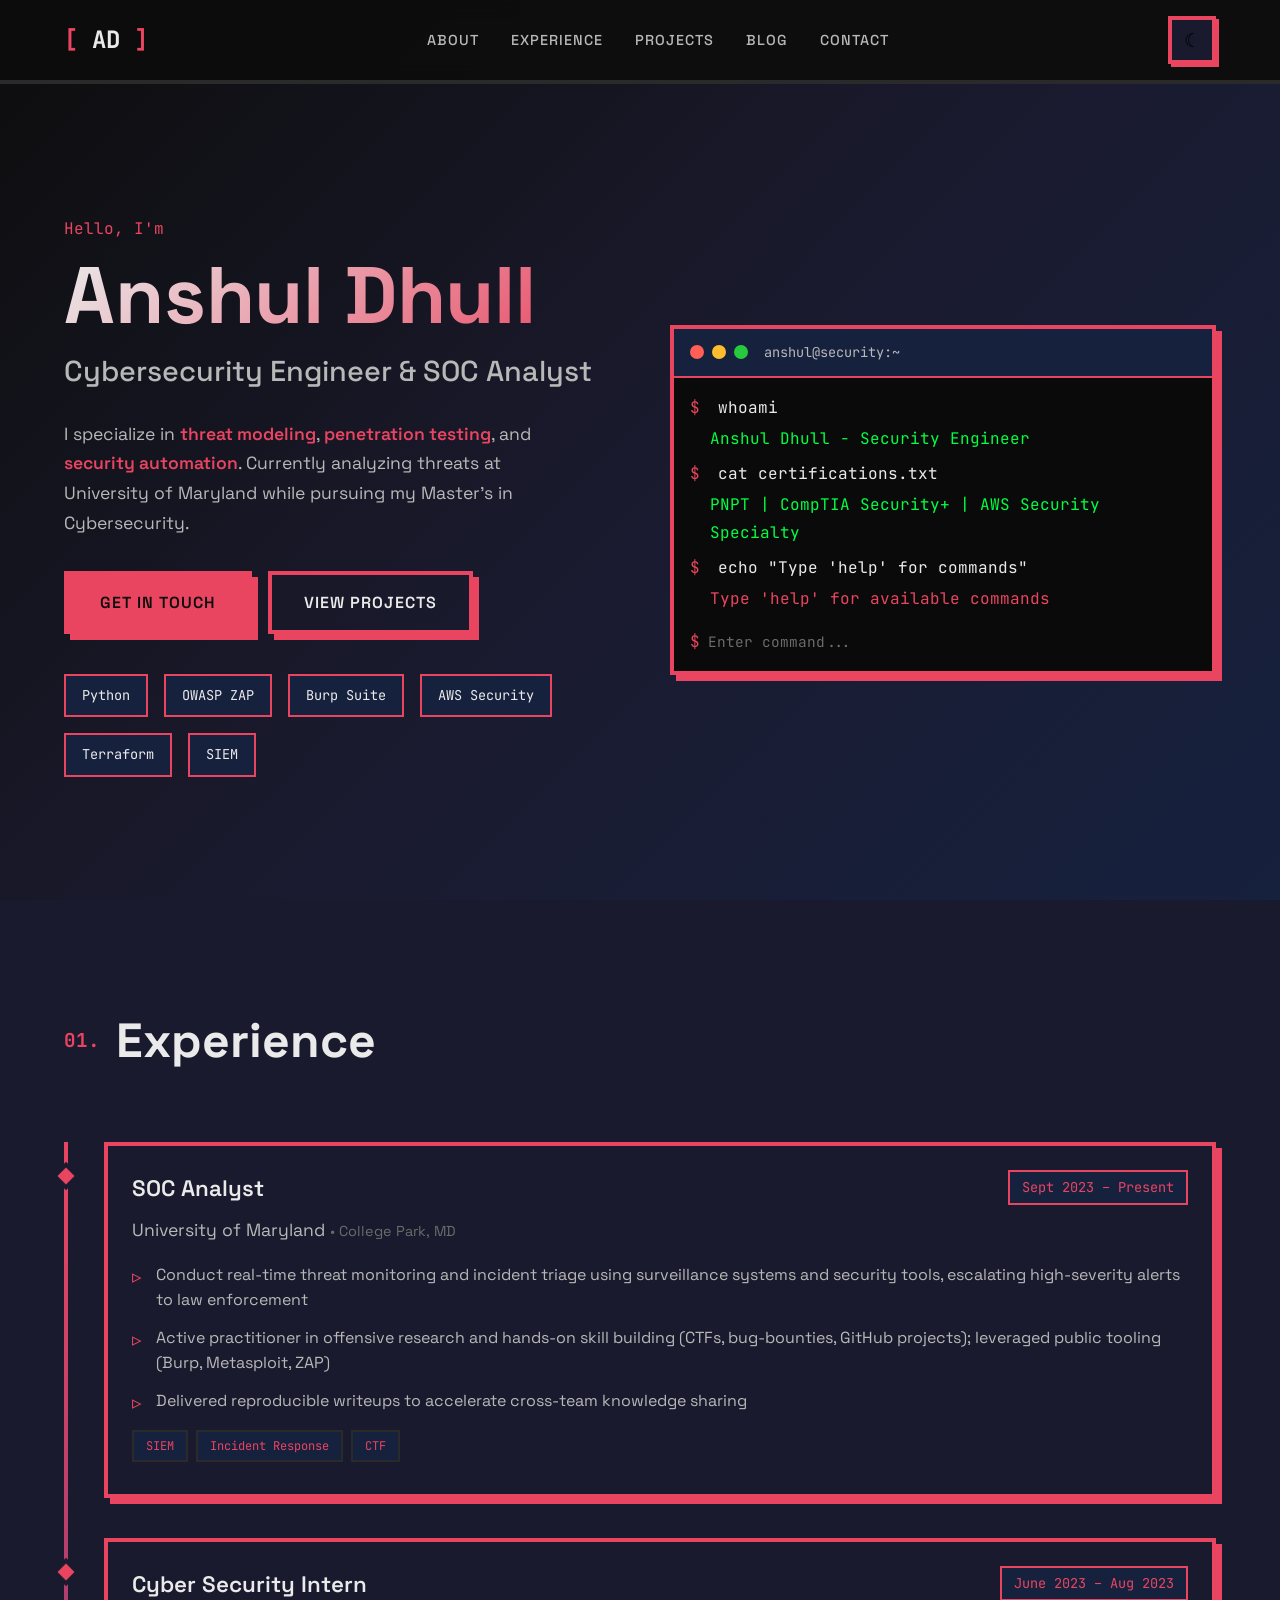
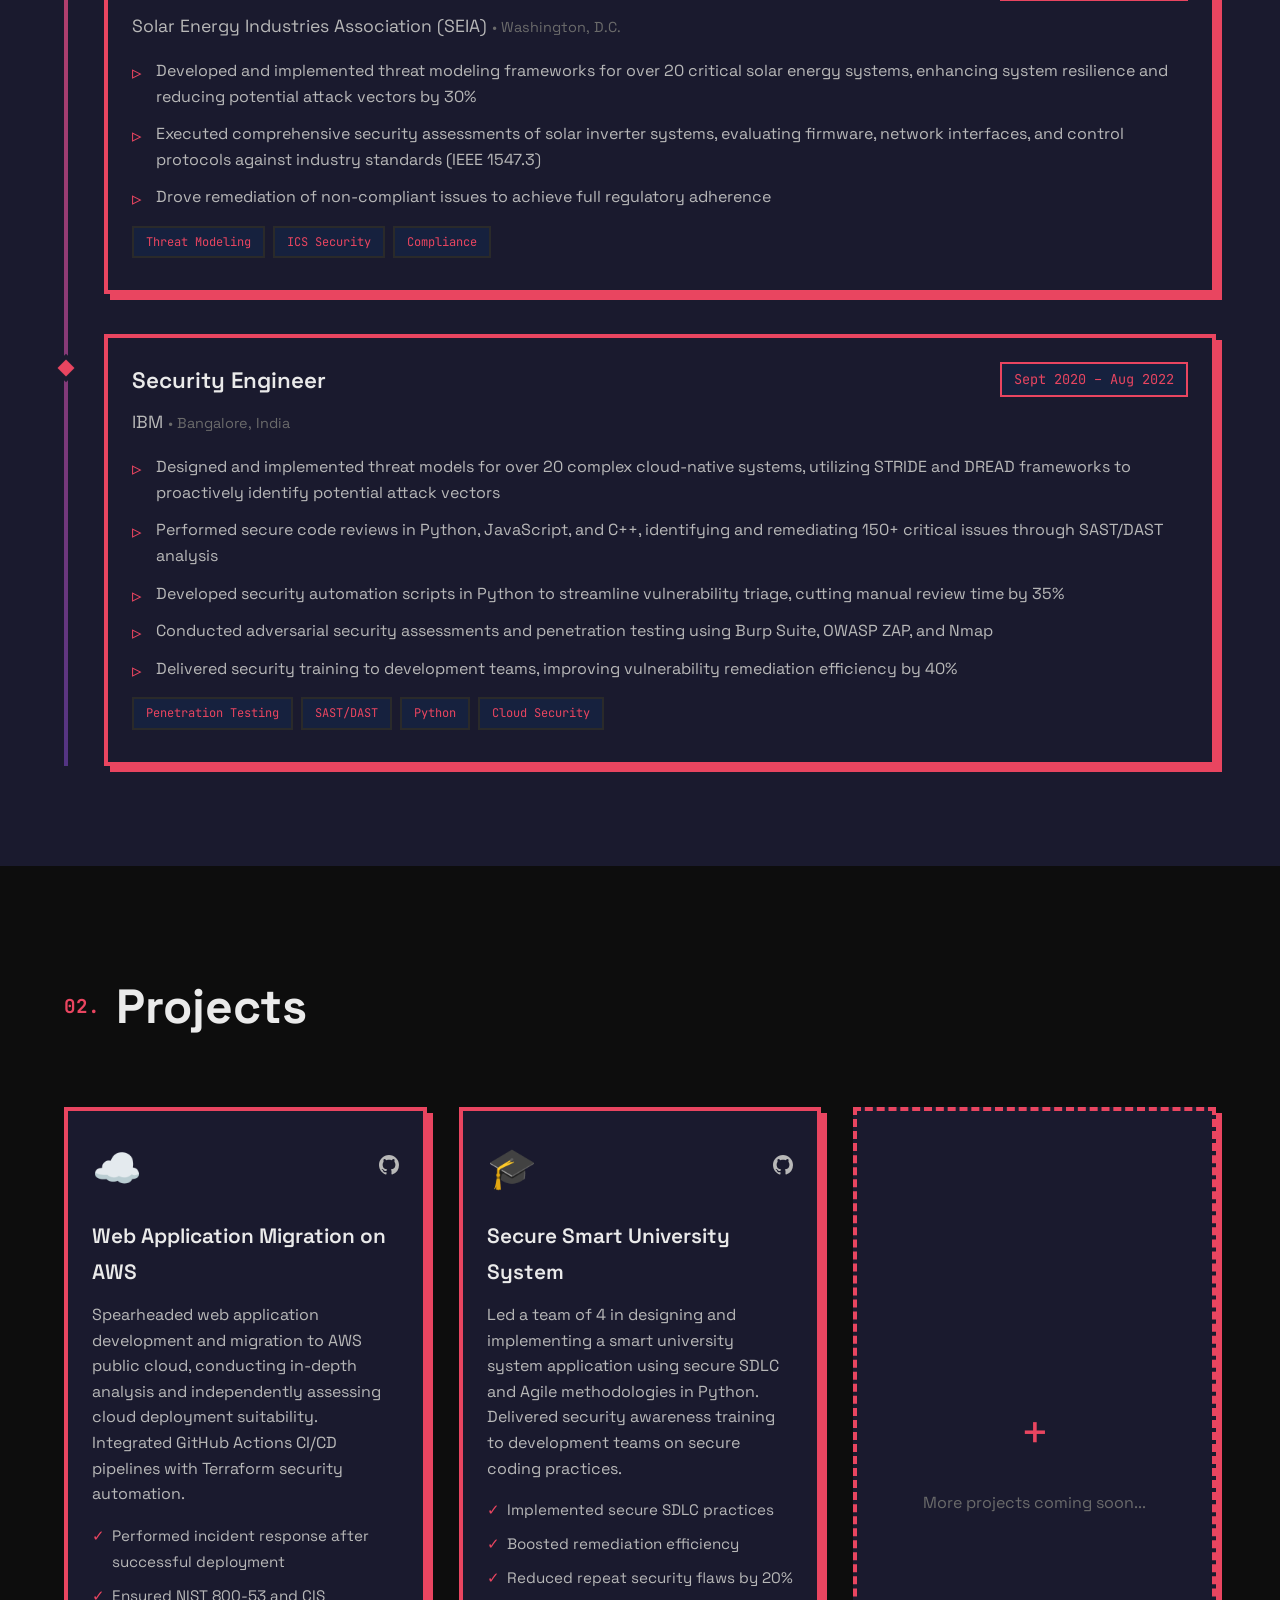
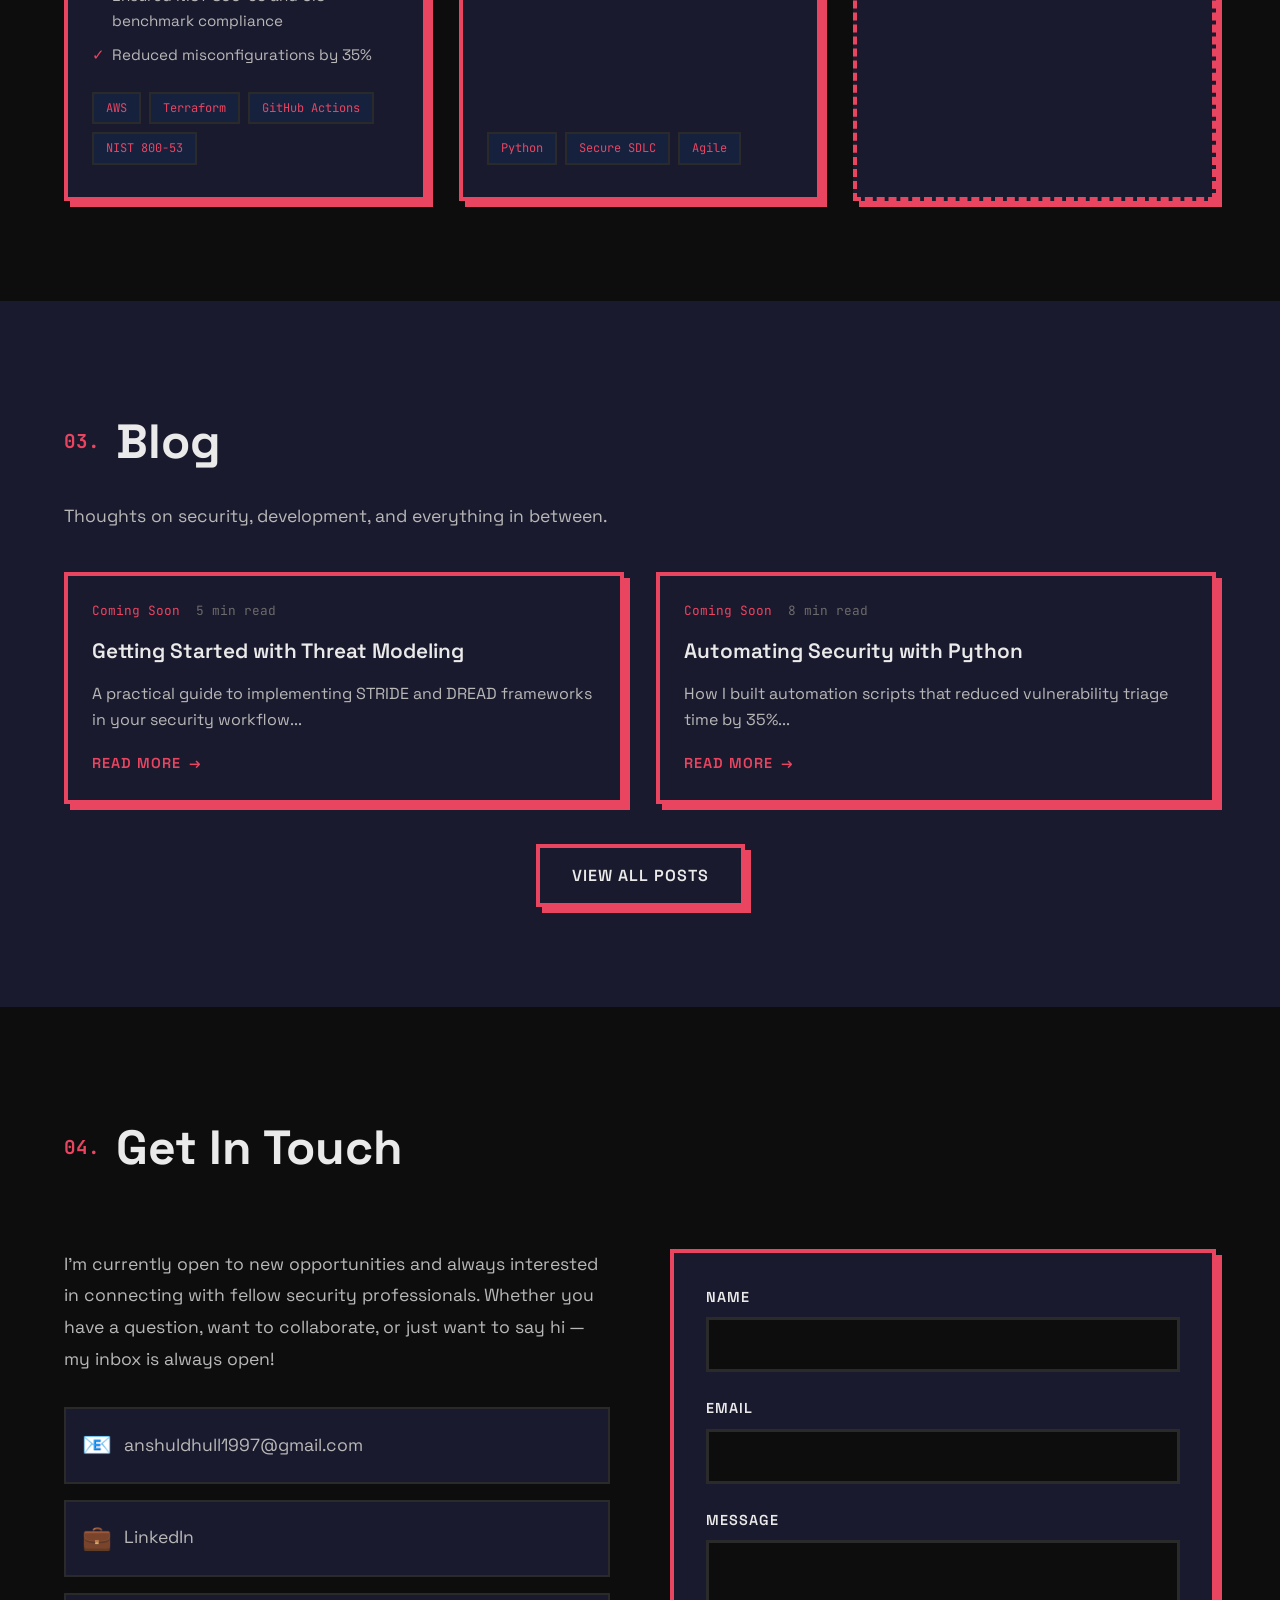
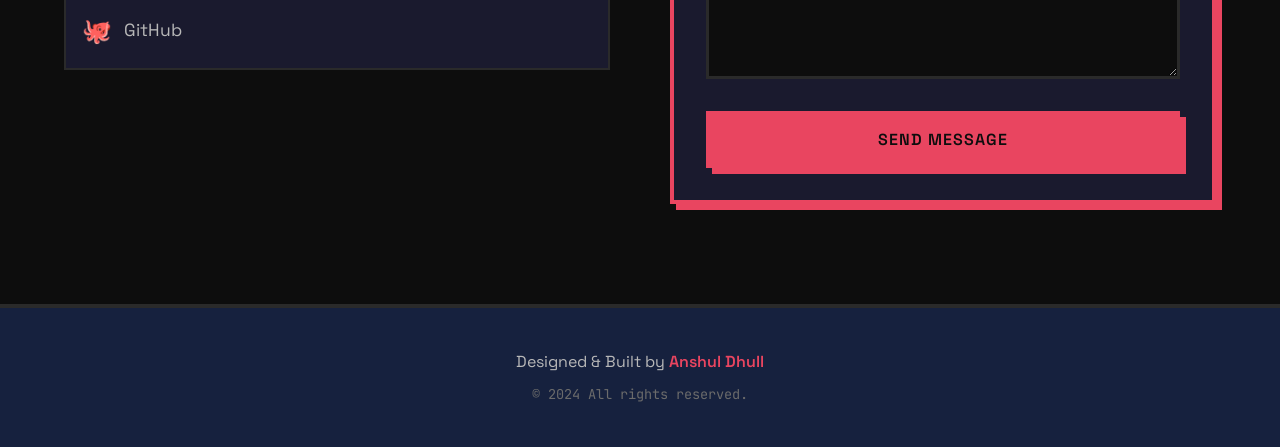
<file: index.html>
<!DOCTYPE html>
<html lang="en" data-theme="dark">

<head>
    <meta charset="UTF-8">
    <meta name="viewport" content="width=device-width, initial-scale=1.0">
    <meta name="description"
        content="Anshul Dhull - Cybersecurity Engineer & SOC Analyst. Expert in threat modeling, penetration testing, and cloud security.">
    <meta name="keywords" content="cybersecurity, security engineer, SOC analyst, penetration testing, cloud security">
    <meta name="author" content="Anshul Dhull">

    <!-- Open Graph / Social Media -->
    <meta property="og:title" content="Anshul Dhull | Cybersecurity Engineer">
    <meta property="og:description"
        content="Cybersecurity professional specializing in threat modeling, penetration testing, and security automation.">
    <meta property="og:type" content="website">

    <title>Anshul Dhull | Cybersecurity Engineer</title>

    <!-- Fonts: Space Grotesk for headings, JetBrains Mono for code/terminal -->
    <link rel="preconnect" href="https://fonts.googleapis.com">
    <link rel="preconnect" href="https://fonts.gstatic.com" crossorigin>
    <link
        href="https://fonts.googleapis.com/css2?family=JetBrains+Mono:wght@400;500;700&family=Space+Grotesk:wght@400;500;600;700&display=swap"
        rel="stylesheet">

    <link rel="stylesheet" href="styles.css">
</head>

<body>
    <!-- ==================== NAVIGATION ==================== -->
    <nav class="nav" id="navbar">
        <div class="nav__container">
            <a href="#" class="nav__logo">
                <span class="nav__logo-bracket">[</span>
                AD
                <span class="nav__logo-bracket">]</span>
            </a>

            <ul class="nav__menu" id="nav-menu">
                <li><a href="#about" class="nav__link">About</a></li>
                <li><a href="#experience" class="nav__link">Experience</a></li>
                <li><a href="#projects" class="nav__link">Projects</a></li>
                <li><a href="#blog" class="nav__link">Blog</a></li>
                <li><a href="#contact" class="nav__link">Contact</a></li>
            </ul>

            <div class="nav__actions">
                <!-- Theme Toggle Button -->
                <button class="theme-toggle" id="theme-toggle" aria-label="Toggle dark/light mode">
                    <span class="theme-toggle__icon theme-toggle__icon--sun">☀</span>
                    <span class="theme-toggle__icon theme-toggle__icon--moon">☾</span>
                </button>

                <!-- Mobile Menu Button -->
                <button class="nav__hamburger" id="nav-toggle" aria-label="Toggle menu">
                    <span></span>
                    <span></span>
                    <span></span>
                </button>
            </div>
        </div>
    </nav>

    <!-- ==================== HERO / ABOUT SECTION ==================== -->
    <section class="hero" id="about">
        <div class="container">
            <div class="hero__content">
                <div class="hero__text">
                    <p class="hero__greeting">Hello, I'm</p>
                    <h1 class="hero__name">Anshul Dhull</h1>
                    <h2 class="hero__title">Cybersecurity Engineer & SOC Analyst</h2>
                    <p class="hero__description">
                        I specialize in <span class="highlight">threat modeling</span>,
                        <span class="highlight">penetration testing</span>, and
                        <span class="highlight">security automation</span>. Currently analyzing
                        threats at University of Maryland while pursuing my Master's in Cybersecurity.
                    </p>

                    <div class="hero__cta">
                        <a href="#contact" class="btn btn--primary">Get In Touch</a>
                        <a href="#projects" class="btn btn--secondary">View Projects</a>
                    </div>

                    <!-- Skills Tags -->
                    <div class="hero__skills">
                        <span class="skill-tag">Python</span>
                        <span class="skill-tag">OWASP ZAP</span>
                        <span class="skill-tag">Burp Suite</span>
                        <span class="skill-tag">AWS Security</span>
                        <span class="skill-tag">Terraform</span>
                        <span class="skill-tag">SIEM</span>
                    </div>
                </div>

                <!-- Interactive Terminal -->
                <div class="terminal" id="terminal">
                    <div class="terminal__header">
                        <div class="terminal__buttons">
                            <span class="terminal__btn terminal__btn--close"></span>
                            <span class="terminal__btn terminal__btn--minimize"></span>
                            <span class="terminal__btn terminal__btn--maximize"></span>
                        </div>
                        <span class="terminal__title">anshul@security:~</span>
                    </div>
                    <div class="terminal__body" id="terminal-body">
                        <div class="terminal__output" id="terminal-output">
                            <p class="terminal__line"><span class="terminal__prompt">$</span> whoami</p>
                            <p class="terminal__response">Anshul Dhull - Security Engineer</p>
                            <p class="terminal__line"><span class="terminal__prompt">$</span> cat certifications.txt</p>
                            <p class="terminal__response">PNPT | CompTIA Security+ | AWS Security Specialty</p>
                            <p class="terminal__line"><span class="terminal__prompt">$</span> echo "Type 'help' for
                                commands"</p>
                            <p class="terminal__response terminal__response--highlight">Type 'help' for available
                                commands</p>
                        </div>
                        <div class="terminal__input-line">
                            <span class="terminal__prompt">$</span>
                            <input type="text" class="terminal__input" id="terminal-input"
                                placeholder="Enter command..." autocomplete="off">
                        </div>
                    </div>
                </div>
            </div>
        </div>
    </section>

    <!-- ==================== EXPERIENCE SECTION ==================== -->
    <section class="section experience" id="experience">
        <div class="container">
            <h2 class="section__title">
                <span class="section__title-number">01.</span>
                Experience
            </h2>

            <div class="timeline">
                <!-- Experience Item 1: University of Maryland -->
                <article class="timeline__item">
                    <div class="timeline__marker"></div>
                    <div class="timeline__content card">
                        <div class="timeline__header">
                            <h3 class="timeline__role">SOC Analyst</h3>
                            <span class="timeline__date">Sept 2023 – Present</span>
                        </div>
                        <p class="timeline__company">University of Maryland <span class="timeline__location">• College
                                Park, MD</span></p>
                        <ul class="timeline__details">
                            <li>Conduct real-time threat monitoring and incident triage using surveillance systems and
                                security tools, escalating high-severity alerts to law enforcement</li>
                            <li>Active practitioner in offensive research and hands-on skill building (CTFs,
                                bug-bounties, GitHub projects); leveraged public tooling (Burp, Metasploit, ZAP)</li>
                            <li>Delivered reproducible writeups to accelerate cross-team knowledge sharing</li>
                        </ul>
                        <div class="timeline__tags">
                            <span class="tag">SIEM</span>
                            <span class="tag">Incident Response</span>
                            <span class="tag">CTF</span>
                        </div>
                    </div>
                </article>

                <!-- Experience Item 2: SEIA -->
                <article class="timeline__item">
                    <div class="timeline__marker"></div>
                    <div class="timeline__content card">
                        <div class="timeline__header">
                            <h3 class="timeline__role">Cyber Security Intern</h3>
                            <span class="timeline__date">June 2023 – Aug 2023</span>
                        </div>
                        <p class="timeline__company">Solar Energy Industries Association (SEIA) <span
                                class="timeline__location">• Washington, D.C.</span></p>
                        <ul class="timeline__details">
                            <li>Developed and implemented threat modeling frameworks for over 20 critical solar energy
                                systems, enhancing system resilience and reducing potential attack vectors by 30%</li>
                            <li>Executed comprehensive security assessments of solar inverter systems, evaluating
                                firmware, network interfaces, and control protocols against industry standards (IEEE
                                1547.3)</li>
                            <li>Drove remediation of non-compliant issues to achieve full regulatory adherence</li>
                        </ul>
                        <div class="timeline__tags">
                            <span class="tag">Threat Modeling</span>
                            <span class="tag">ICS Security</span>
                            <span class="tag">Compliance</span>
                        </div>
                    </div>
                </article>

                <!-- Experience Item 3: IBM -->
                <article class="timeline__item">
                    <div class="timeline__marker"></div>
                    <div class="timeline__content card">
                        <div class="timeline__header">
                            <h3 class="timeline__role">Security Engineer</h3>
                            <span class="timeline__date">Sept 2020 – Aug 2022</span>
                        </div>
                        <p class="timeline__company">IBM <span class="timeline__location">• Bangalore, India</span></p>
                        <ul class="timeline__details">
                            <li>Designed and implemented threat models for over 20 complex cloud-native systems,
                                utilizing STRIDE and DREAD frameworks to proactively identify potential attack vectors
                            </li>
                            <li>Performed secure code reviews in Python, JavaScript, and C++, identifying and
                                remediating 150+ critical issues through SAST/DAST analysis</li>
                            <li>Developed security automation scripts in Python to streamline vulnerability triage,
                                cutting manual review time by 35%</li>
                            <li>Conducted adversarial security assessments and penetration testing using Burp Suite,
                                OWASP ZAP, and Nmap</li>
                            <li>Delivered security training to development teams, improving vulnerability remediation
                                efficiency by 40%</li>
                        </ul>
                        <div class="timeline__tags">
                            <span class="tag">Penetration Testing</span>
                            <span class="tag">SAST/DAST</span>
                            <span class="tag">Python</span>
                            <span class="tag">Cloud Security</span>
                        </div>
                    </div>
                </article>
            </div>
        </div>
    </section>

    <!-- ==================== PROJECTS SECTION ==================== -->
    <section class="section projects" id="projects">
        <div class="container">
            <h2 class="section__title">
                <span class="section__title-number">02.</span>
                Projects
            </h2>

            <div class="projects__grid">
                <!-- Project 1: AWS Migration -->
                <article class="project-card card">
                    <div class="project-card__header">
                        <span class="project-card__icon">☁️</span>
                        <div class="project-card__links">
                            <a href="#" class="project-card__link" aria-label="View on GitHub">
                                <svg viewBox="0 0 24 24" width="20" height="20" fill="currentColor">
                                    <path
                                        d="M12 0C5.37 0 0 5.37 0 12c0 5.31 3.435 9.795 8.205 11.385.6.105.825-.255.825-.57 0-.285-.015-1.23-.015-2.235-3.015.555-3.795-.735-4.035-1.41-.135-.345-.72-1.41-1.23-1.695-.42-.225-1.02-.78-.015-.795.945-.015 1.62.87 1.845 1.23 1.08 1.815 2.805 1.305 3.495.99.105-.78.42-1.305.765-1.605-2.67-.3-5.46-1.335-5.46-5.925 0-1.305.465-2.385 1.23-3.225-.12-.3-.54-1.53.12-3.18 0 0 1.005-.315 3.3 1.23.96-.27 1.98-.405 3-.405s2.04.135 3 .405c2.295-1.56 3.3-1.23 3.3-1.23.66 1.65.24 2.88.12 3.18.765.84 1.23 1.905 1.23 3.225 0 4.605-2.805 5.625-5.475 5.925.435.375.81 1.095.81 2.22 0 1.605-.015 2.895-.015 3.3 0 .315.225.69.825.57A12.02 12.02 0 0024 12c0-6.63-5.37-12-12-12z" />
                                </svg>
                            </a>
                        </div>
                    </div>
                    <h3 class="project-card__title">Web Application Migration on AWS</h3>
                    <p class="project-card__description">
                        Spearheaded web application development and migration to AWS public cloud, conducting in-depth
                        analysis and independently assessing cloud deployment suitability. Integrated GitHub Actions
                        CI/CD pipelines with Terraform security automation.
                    </p>
                    <ul class="project-card__features">
                        <li>Performed incident response after successful deployment</li>
                        <li>Ensured NIST 800-53 and CIS benchmark compliance</li>
                        <li>Reduced misconfigurations by 35%</li>
                    </ul>
                    <div class="project-card__tags">
                        <span class="tag">AWS</span>
                        <span class="tag">Terraform</span>
                        <span class="tag">GitHub Actions</span>
                        <span class="tag">NIST 800-53</span>
                    </div>
                </article>

                <!-- Project 2: Smart University System -->
                <article class="project-card card">
                    <div class="project-card__header">
                        <span class="project-card__icon">🎓</span>
                        <div class="project-card__links">
                            <a href="#" class="project-card__link" aria-label="View on GitHub">
                                <svg viewBox="0 0 24 24" width="20" height="20" fill="currentColor">
                                    <path
                                        d="M12 0C5.37 0 0 5.37 0 12c0 5.31 3.435 9.795 8.205 11.385.6.105.825-.255.825-.57 0-.285-.015-1.23-.015-2.235-3.015.555-3.795-.735-4.035-1.41-.135-.345-.72-1.41-1.23-1.695-.42-.225-1.02-.78-.015-.795.945-.015 1.62.87 1.845 1.23 1.08 1.815 2.805 1.305 3.495.99.105-.78.42-1.305.765-1.605-2.67-.3-5.46-1.335-5.46-5.925 0-1.305.465-2.385 1.23-3.225-.12-.3-.54-1.53.12-3.18 0 0 1.005-.315 3.3 1.23.96-.27 1.98-.405 3-.405s2.04.135 3 .405c2.295-1.56 3.3-1.23 3.3-1.23.66 1.65.24 2.88.12 3.18.765.84 1.23 1.905 1.23 3.225 0 4.605-2.805 5.625-5.475 5.925.435.375.81 1.095.81 2.22 0 1.605-.015 2.895-.015 3.3 0 .315.225.69.825.57A12.02 12.02 0 0024 12c0-6.63-5.37-12-12-12z" />
                                </svg>
                            </a>
                        </div>
                    </div>
                    <h3 class="project-card__title">Secure Smart University System</h3>
                    <p class="project-card__description">
                        Led a team of 4 in designing and implementing a smart university system application using secure
                        SDLC and Agile methodologies in Python. Delivered security awareness training to development
                        teams on secure coding practices.
                    </p>
                    <ul class="project-card__features">
                        <li>Implemented secure SDLC practices</li>
                        <li>Boosted remediation efficiency</li>
                        <li>Reduced repeat security flaws by 20%</li>
                    </ul>
                    <div class="project-card__tags">
                        <span class="tag">Python</span>
                        <span class="tag">Secure SDLC</span>
                        <span class="tag">Agile</span>
                    </div>
                </article>

                <!-- Placeholder for more projects -->
                <article class="project-card project-card--add card">
                    <div class="project-card__add-content">
                        <span class="project-card__add-icon">+</span>
                        <p>More projects coming soon...</p>
                    </div>
                </article>
            </div>
        </div>
    </section>

    <!-- ==================== BLOG SECTION ==================== -->
    <section class="section blog" id="blog">
        <div class="container">
            <h2 class="section__title">
                <span class="section__title-number">03.</span>
                Blog
            </h2>

            <p class="section__subtitle">Thoughts on security, development, and everything in between.</p>

            <div class="blog__grid">
                <!-- Blog Post 1 (Sample) -->
                <article class="blog-card card">
                    <div class="blog-card__meta">
                        <span class="blog-card__date">Coming Soon</span>
                        <span class="blog-card__read-time">5 min read</span>
                    </div>
                    <h3 class="blog-card__title">Getting Started with Threat Modeling</h3>
                    <p class="blog-card__excerpt">
                        A practical guide to implementing STRIDE and DREAD frameworks in your security workflow...
                    </p>
                    <a href="blog/posts/sample-post.html" class="blog-card__link">
                        Read More <span class="arrow">→</span>
                    </a>
                </article>

                <!-- Blog Post 2 (Sample) -->
                <article class="blog-card card">
                    <div class="blog-card__meta">
                        <span class="blog-card__date">Coming Soon</span>
                        <span class="blog-card__read-time">8 min read</span>
                    </div>
                    <h3 class="blog-card__title">Automating Security with Python</h3>
                    <p class="blog-card__excerpt">
                        How I built automation scripts that reduced vulnerability triage time by 35%...
                    </p>
                    <a href="#" class="blog-card__link">
                        Read More <span class="arrow">→</span>
                    </a>
                </article>
            </div>

            <div class="blog__cta">
                <a href="blog/index.html" class="btn btn--secondary">View All Posts</a>
            </div>
        </div>
    </section>

    <!-- ==================== CONTACT SECTION ==================== -->
    <section class="section contact" id="contact">
        <div class="container">
            <h2 class="section__title">
                <span class="section__title-number">04.</span>
                Get In Touch
            </h2>

            <div class="contact__content">
                <div class="contact__info">
                    <p class="contact__text">
                        I'm currently open to new opportunities and always interested in connecting with fellow security
                        professionals. Whether you have a question, want to collaborate, or just want to say hi — my
                        inbox is always open!
                    </p>

                    <div class="contact__links">
                        <a href="mailto:anshuldhull1997@gmail.com" class="contact__link">
                            <span class="contact__link-icon">📧</span>
                            anshuldhull1997@gmail.com
                        </a>
                        <a href="https://www.linkedin.com/in/anshul-dhull/" class="contact__link" target="_blank"
                            rel="noopener">
                            <span class="contact__link-icon">💼</span>
                            LinkedIn
                        </a>
                        <a href="https://github.com/adanshul" class="contact__link" target="_blank" rel="noopener">
                            <span class="contact__link-icon">🐙</span>
                            GitHub
                        </a>
                    </div>
                </div>

                <form class="contact__form" id="contact-form">
                    <div class="form-group">
                        <label for="name" class="form-label">Name</label>
                        <input type="text" id="name" name="name" class="form-input" required>
                    </div>
                    <div class="form-group">
                        <label for="email" class="form-label">Email</label>
                        <input type="email" id="email" name="email" class="form-input" required>
                    </div>
                    <div class="form-group">
                        <label for="message" class="form-label">Message</label>
                        <textarea id="message" name="message" class="form-input form-textarea" rows="5"
                            required></textarea>
                    </div>
                    <button type="submit" class="btn btn--primary btn--full">
                        Send Message
                    </button>
                </form>
            </div>
        </div>
    </section>

    <!-- ==================== FOOTER ==================== -->
    <footer class="footer">
        <div class="container">
            <p class="footer__text">
                Designed & Built by <span class="highlight">Anshul Dhull</span>
            </p>
            <p class="footer__copyright">© 2024 All rights reserved.</p>
        </div>
    </footer>

    <script src="script.js"></script>
</body>

</html>
</file>
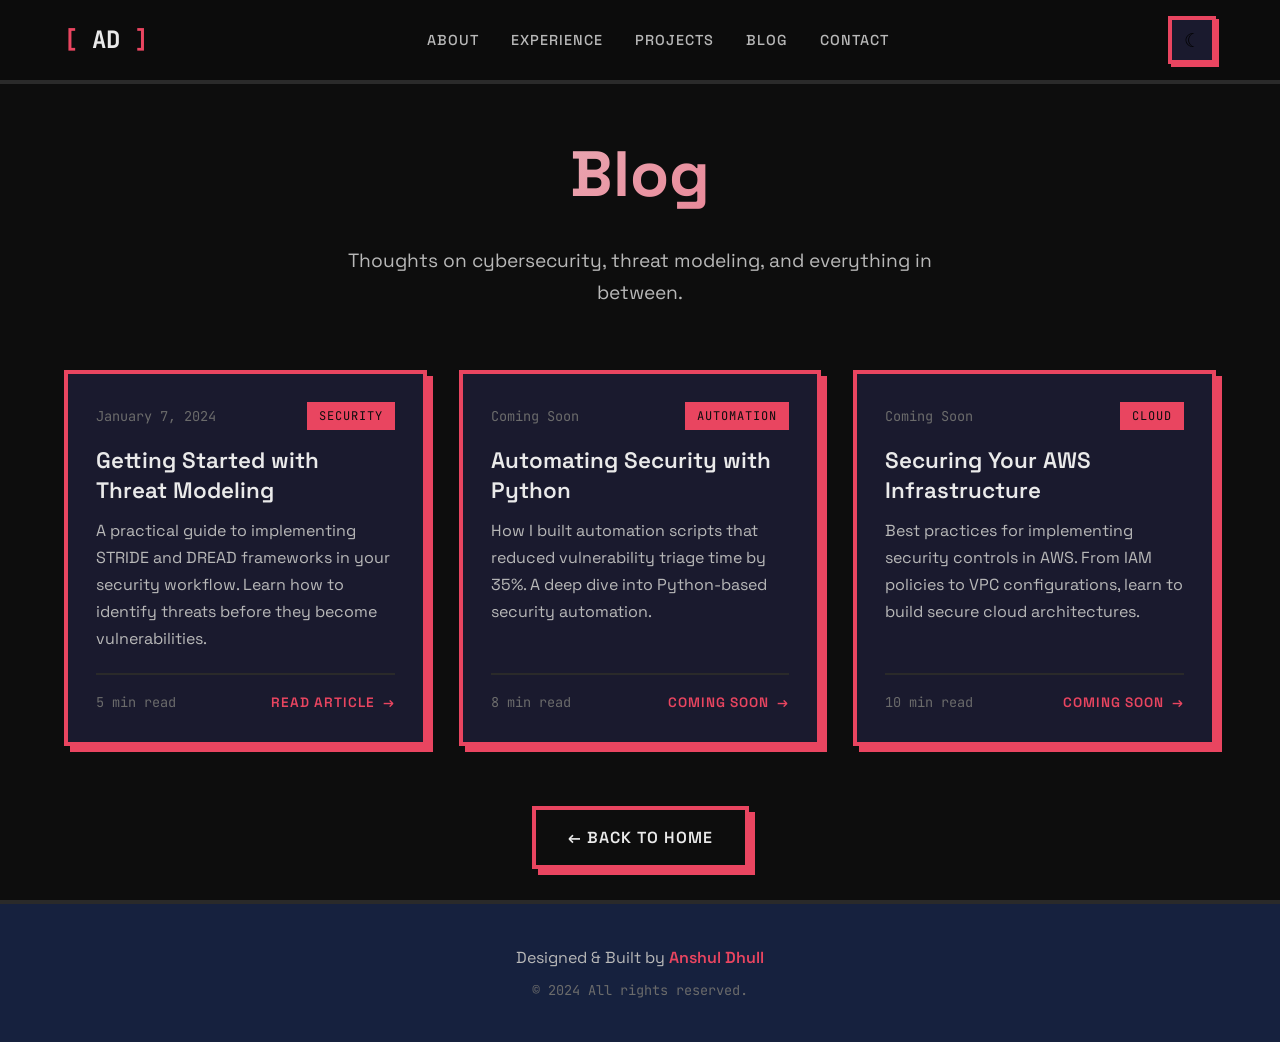
<file: blog/index.html>
<!DOCTYPE html>
<html lang="en" data-theme="dark">

<head>
    <meta charset="UTF-8">
    <meta name="viewport" content="width=device-width, initial-scale=1.0">
    <meta name="description"
        content="Blog posts by Anshul Dhull on cybersecurity, threat modeling, and security automation.">
    <title>Blog | Anshul Dhull</title>

    <link rel="preconnect" href="https://fonts.googleapis.com">
    <link rel="preconnect" href="https://fonts.gstatic.com" crossorigin>
    <link
        href="https://fonts.googleapis.com/css2?family=JetBrains+Mono:wght@400;500;700&family=Space+Grotesk:wght@400;500;600;700&display=swap"
        rel="stylesheet">

    <link rel="stylesheet" href="../styles.css">
    <link rel="stylesheet" href="blog.css">
</head>

<body>
    <!-- Navigation -->
    <nav class="nav" id="navbar">
        <div class="nav__container">
            <a href="../index.html" class="nav__logo">
                <span class="nav__logo-bracket">[</span>
                AD
                <span class="nav__logo-bracket">]</span>
            </a>

            <ul class="nav__menu" id="nav-menu">
                <li><a href="../index.html#about" class="nav__link">About</a></li>
                <li><a href="../index.html#experience" class="nav__link">Experience</a></li>
                <li><a href="../index.html#projects" class="nav__link">Projects</a></li>
                <li><a href="index.html" class="nav__link nav__link--active">Blog</a></li>
                <li><a href="../index.html#contact" class="nav__link">Contact</a></li>
            </ul>

            <div class="nav__actions">
                <button class="theme-toggle" id="theme-toggle" aria-label="Toggle dark/light mode">
                    <span class="theme-toggle__icon theme-toggle__icon--sun">☀</span>
                    <span class="theme-toggle__icon theme-toggle__icon--moon">☾</span>
                </button>

                <button class="nav__hamburger" id="nav-toggle" aria-label="Toggle menu">
                    <span></span>
                    <span></span>
                    <span></span>
                </button>
            </div>
        </div>
    </nav>

    <main class="blog-page">
        <div class="container">
            <!-- Blog Header -->
            <header class="blog-header">
                <h1 class="blog-header__title">Blog</h1>
                <p class="blog-header__subtitle">
                    Thoughts on cybersecurity, threat modeling, and everything in between.
                </p>
            </header>

            <!-- Blog Posts Grid -->
            <div class="blog-grid">

                <!-- Blog Post 1 -->
                <article class="blog-card card">
                    <div class="blog-card__meta">
                        <span class="blog-card__date">January 7, 2024</span>
                        <span class="blog-card__category">Security</span>
                    </div>
                    <h2 class="blog-card__title">
                        <a href="posts/sample-post.html">Getting Started with Threat Modeling</a>
                    </h2>
                    <p class="blog-card__excerpt">
                        A practical guide to implementing STRIDE and DREAD frameworks in your security workflow. Learn
                        how to identify threats before they become vulnerabilities.
                    </p>
                    <div class="blog-card__footer">
                        <span class="blog-card__read-time">5 min read</span>
                        <a href="posts/sample-post.html" class="blog-card__link">
                            Read Article <span class="arrow">→</span>
                        </a>
                    </div>
                </article>

                <!-- Blog Post 2 -->
                <article class="blog-card card">
                    <div class="blog-card__meta">
                        <span class="blog-card__date">Coming Soon</span>
                        <span class="blog-card__category">Automation</span>
                    </div>
                    <h2 class="blog-card__title">
                        <a href="#">Automating Security with Python</a>
                    </h2>
                    <p class="blog-card__excerpt">
                        How I built automation scripts that reduced vulnerability triage time by 35%. A deep dive into
                        Python-based security automation.
                    </p>
                    <div class="blog-card__footer">
                        <span class="blog-card__read-time">8 min read</span>
                        <a href="#" class="blog-card__link">
                            Coming Soon <span class="arrow">→</span>
                        </a>
                    </div>
                </article>

                <!-- Blog Post 3 -->
                <article class="blog-card card">
                    <div class="blog-card__meta">
                        <span class="blog-card__date">Coming Soon</span>
                        <span class="blog-card__category">Cloud</span>
                    </div>
                    <h2 class="blog-card__title">
                        <a href="#">Securing Your AWS Infrastructure</a>
                    </h2>
                    <p class="blog-card__excerpt">
                        Best practices for implementing security controls in AWS. From IAM policies to VPC
                        configurations, learn to build secure cloud architectures.
                    </p>
                    <div class="blog-card__footer">
                        <span class="blog-card__read-time">10 min read</span>
                        <a href="#" class="blog-card__link">
                            Coming Soon <span class="arrow">→</span>
                        </a>
                    </div>
                </article>

            </div>

            <!-- Back to Home -->
            <div class="blog-back">
                <a href="../index.html" class="btn btn--secondary">← Back to Home</a>
            </div>
        </div>
    </main>

    <footer class="footer">
        <div class="container">
            <p class="footer__text">
                Designed & Built by <span class="highlight">Anshul Dhull</span>
            </p>
            <p class="footer__copyright">© 2024 All rights reserved.</p>
        </div>
    </footer>

    <script src="../script.js"></script>
</body>

</html>
</file>
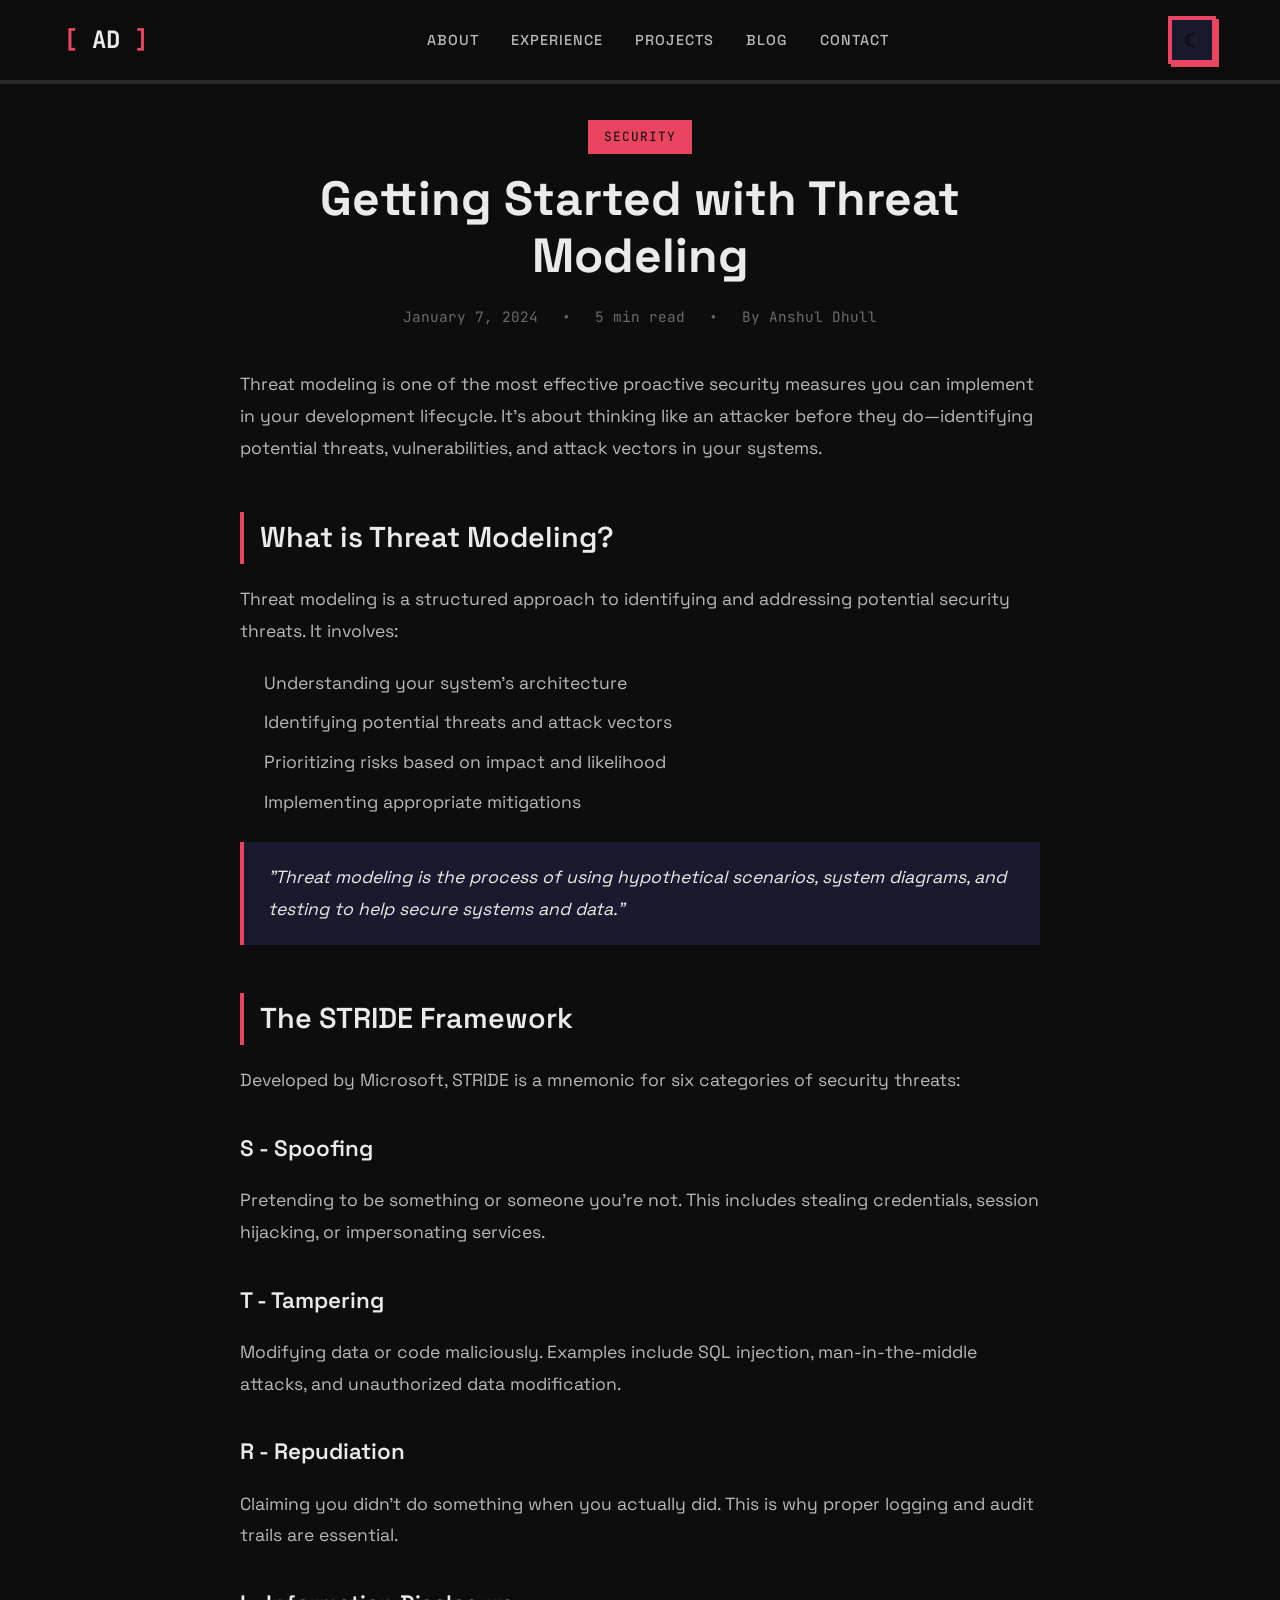
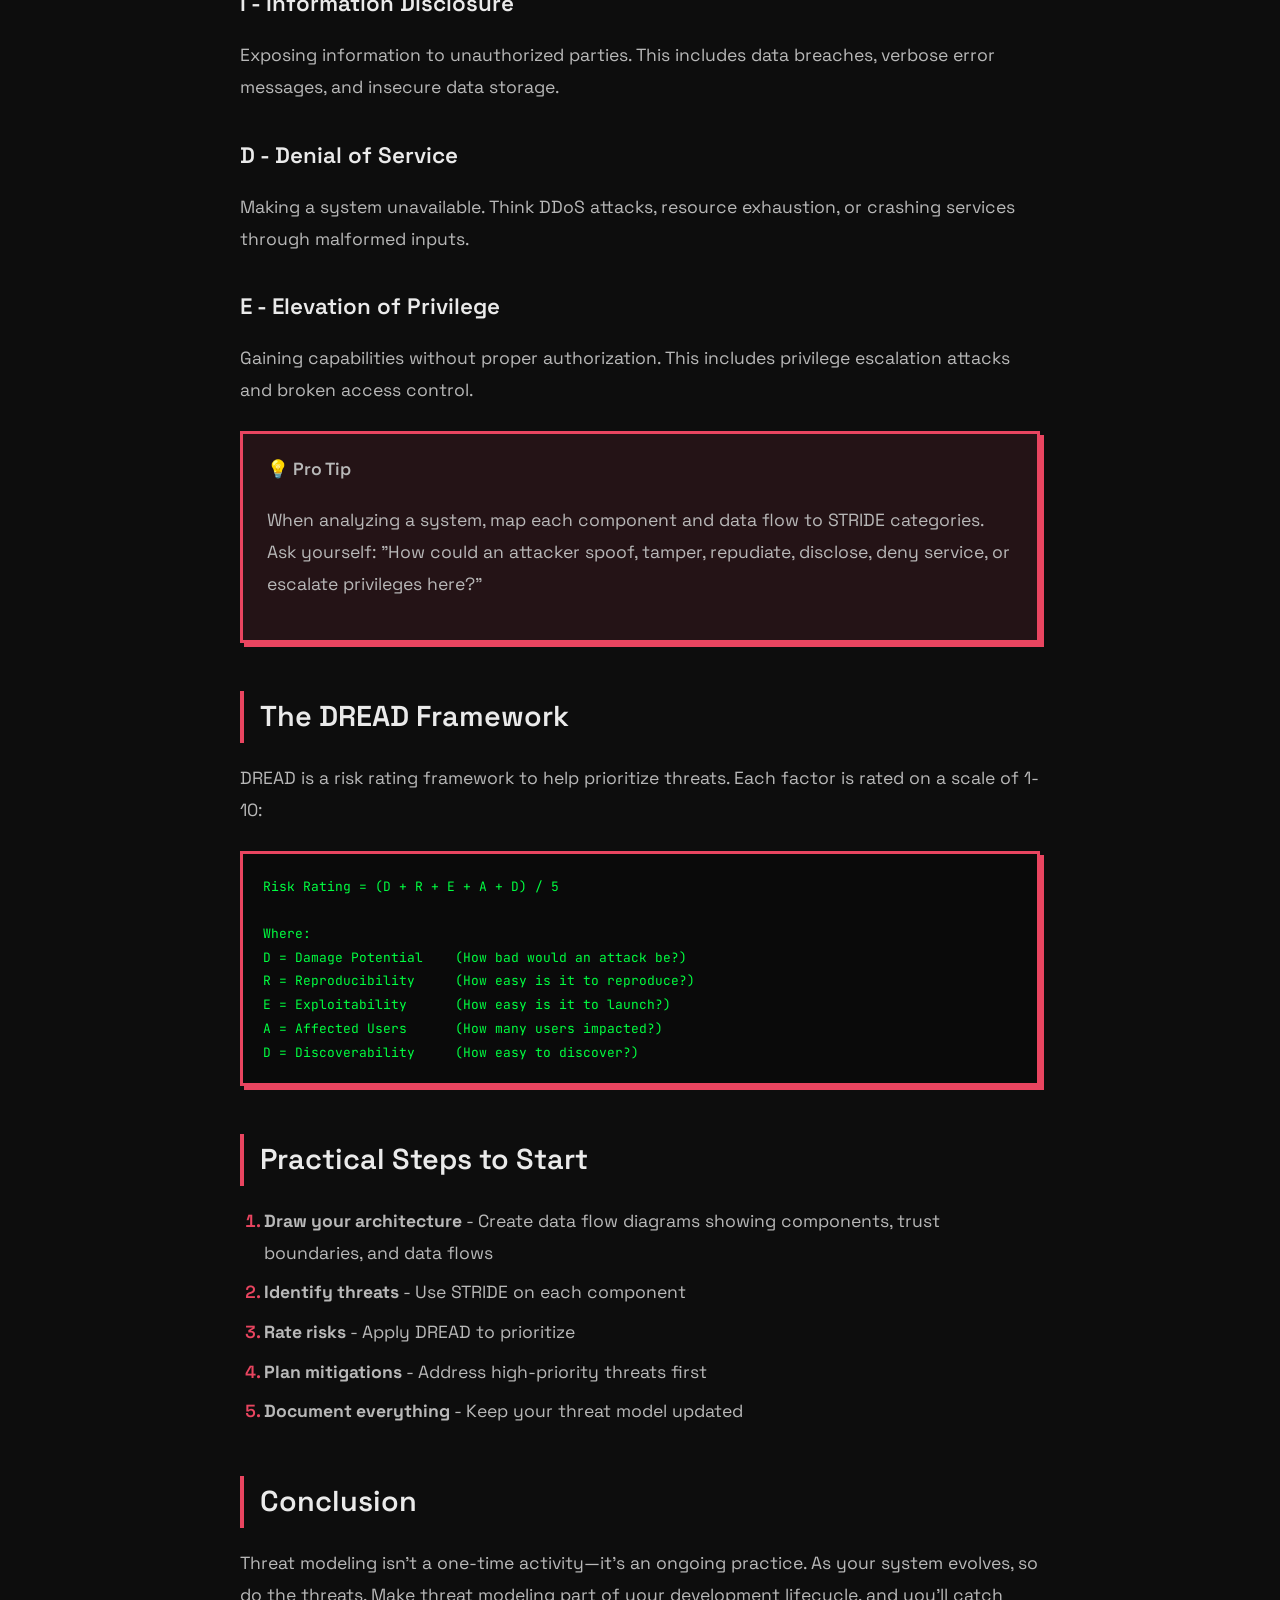
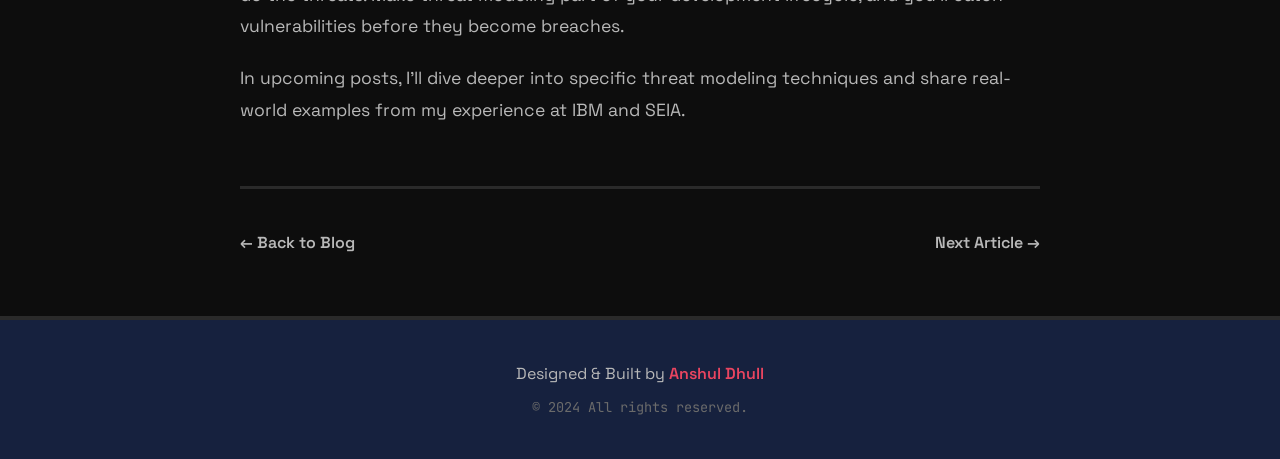
<file: blog/posts/sample-post.html>
<!DOCTYPE html>
<html lang="en" data-theme="dark">

<head>
    <meta charset="UTF-8">
    <meta name="viewport" content="width=device-width, initial-scale=1.0">
    <meta name="description"
        content="A practical guide to implementing STRIDE and DREAD frameworks in your security workflow.">
    <meta name="author" content="Anshul Dhull">
    <title>Getting Started with Threat Modeling | Anshul Dhull</title>

    <link rel="preconnect" href="https://fonts.googleapis.com">
    <link rel="preconnect" href="https://fonts.gstatic.com" crossorigin>
    <link
        href="https://fonts.googleapis.com/css2?family=JetBrains+Mono:wght@400;500;700&family=Space+Grotesk:wght@400;500;600;700&display=swap"
        rel="stylesheet">

    <link rel="stylesheet" href="../../styles.css">
    <link rel="stylesheet" href="../blog.css">
</head>

<body>
    <!-- Navigation -->
    <nav class="nav" id="navbar">
        <div class="nav__container">
            <a href="../../index.html" class="nav__logo">
                <span class="nav__logo-bracket">[</span>
                AD
                <span class="nav__logo-bracket">]</span>
            </a>

            <ul class="nav__menu" id="nav-menu">
                <li><a href="../../index.html#about" class="nav__link">About</a></li>
                <li><a href="../../index.html#experience" class="nav__link">Experience</a></li>
                <li><a href="../../index.html#projects" class="nav__link">Projects</a></li>
                <li><a href="../index.html" class="nav__link nav__link--active">Blog</a></li>
                <li><a href="../../index.html#contact" class="nav__link">Contact</a></li>
            </ul>

            <div class="nav__actions">
                <button class="theme-toggle" id="theme-toggle" aria-label="Toggle dark/light mode">
                    <span class="theme-toggle__icon theme-toggle__icon--sun">☀</span>
                    <span class="theme-toggle__icon theme-toggle__icon--moon">☾</span>
                </button>

                <button class="nav__hamburger" id="nav-toggle" aria-label="Toggle menu">
                    <span></span>
                    <span></span>
                    <span></span>
                </button>
            </div>
        </div>
    </nav>

    <article class="blog-post">
        <div class="container">
            <!-- Post Header -->
            <header class="blog-post__header">
                <span class="blog-post__category">Security</span>
                <h1 class="blog-post__title">Getting Started with Threat Modeling</h1>
                <div class="blog-post__meta">
                    <span>January 7, 2024</span>
                    <span>•</span>
                    <span>5 min read</span>
                    <span>•</span>
                    <span>By Anshul Dhull</span>
                </div>
            </header>

            <!-- Post Content -->
            <div class="blog-post__content">
                <p>
                    Threat modeling is one of the most effective proactive security measures you can implement in your
                    development lifecycle. It's about thinking like an attacker before they do—identifying potential
                    threats, vulnerabilities, and attack vectors in your systems.
                </p>

                <h2>What is Threat Modeling?</h2>
                <p>
                    Threat modeling is a structured approach to identifying and addressing potential security threats.
                    It involves:
                </p>
                <ul>
                    <li>Understanding your system's architecture</li>
                    <li>Identifying potential threats and attack vectors</li>
                    <li>Prioritizing risks based on impact and likelihood</li>
                    <li>Implementing appropriate mitigations</li>
                </ul>

                <blockquote>
                    "Threat modeling is the process of using hypothetical scenarios, system diagrams, and testing to
                    help secure systems and data."
                </blockquote>

                <h2>The STRIDE Framework</h2>
                <p>
                    Developed by Microsoft, STRIDE is a mnemonic for six categories of security threats:
                </p>

                <h3>S - Spoofing</h3>
                <p>
                    Pretending to be something or someone you're not. This includes stealing credentials, session
                    hijacking, or impersonating services.
                </p>

                <h3>T - Tampering</h3>
                <p>
                    Modifying data or code maliciously. Examples include SQL injection, man-in-the-middle attacks, and
                    unauthorized data modification.
                </p>

                <h3>R - Repudiation</h3>
                <p>
                    Claiming you didn't do something when you actually did. This is why proper logging and audit trails
                    are essential.
                </p>

                <h3>I - Information Disclosure</h3>
                <p>
                    Exposing information to unauthorized parties. This includes data breaches, verbose error messages,
                    and insecure data storage.
                </p>

                <h3>D - Denial of Service</h3>
                <p>
                    Making a system unavailable. Think DDoS attacks, resource exhaustion, or crashing services through
                    malformed inputs.
                </p>

                <h3>E - Elevation of Privilege</h3>
                <p>
                    Gaining capabilities without proper authorization. This includes privilege escalation attacks and
                    broken access control.
                </p>

                <div class="callout callout--info">
                    <p class="callout__title">💡 Pro Tip</p>
                    <p>When analyzing a system, map each component and data flow to STRIDE categories. Ask yourself:
                        "How could an attacker spoof, tamper, repudiate, disclose, deny service, or escalate privileges
                        here?"</p>
                </div>

                <h2>The DREAD Framework</h2>
                <p>
                    DREAD is a risk rating framework to help prioritize threats. Each factor is rated on a scale of
                    1-10:
                </p>

                <pre><code>Risk Rating = (D + R + E + A + D) / 5

Where:
D = Damage Potential    (How bad would an attack be?)
R = Reproducibility     (How easy is it to reproduce?)
E = Exploitability      (How easy is it to launch?)
A = Affected Users      (How many users impacted?)
D = Discoverability     (How easy to discover?)</code></pre>

                <h2>Practical Steps to Start</h2>
                <ol>
                    <li><strong>Draw your architecture</strong> - Create data flow diagrams showing components, trust
                        boundaries, and data flows</li>
                    <li><strong>Identify threats</strong> - Use STRIDE on each component</li>
                    <li><strong>Rate risks</strong> - Apply DREAD to prioritize</li>
                    <li><strong>Plan mitigations</strong> - Address high-priority threats first</li>
                    <li><strong>Document everything</strong> - Keep your threat model updated</li>
                </ol>

                <h2>Conclusion</h2>
                <p>
                    Threat modeling isn't a one-time activity—it's an ongoing practice. As your system evolves, so do
                    the threats. Make threat modeling part of your development lifecycle, and you'll catch
                    vulnerabilities before they become breaches.
                </p>
                <p>
                    In upcoming posts, I'll dive deeper into specific threat modeling techniques and share real-world
                    examples from my experience at IBM and SEIA.
                </p>
            </div>

            <!-- Post Navigation -->
            <nav class="blog-post__nav">
                <a href="../index.html" class="blog-post__nav-link">
                    ← Back to Blog
                </a>
                <a href="#" class="blog-post__nav-link">
                    Next Article →
                </a>
            </nav>
        </div>
    </article>

    <footer class="footer">
        <div class="container">
            <p class="footer__text">
                Designed & Built by <span class="highlight">Anshul Dhull</span>
            </p>
            <p class="footer__copyright">© 2024 All rights reserved.</p>
        </div>
    </footer>

    <script src="../../script.js"></script>
</body>

</html>
</file>
<file: styles.css>
/* =====================================================
   NEO-BRUTALIST DARK THEME - Portfolio Website
   ===================================================== */

/* ==================== CSS VARIABLES ==================== */
:root {
    /* Dark Theme Colors (Default) */
    --bg-primary: #0d0d0d;
    --bg-secondary: #1a1a2e;
    --bg-tertiary: #16213e;
    --bg-card: #1a1a2e;
    
    --text-primary: #eaeaea;
    --text-secondary: #b8b8b8;
    --text-muted: #6b6b6b;
    
    --accent-primary: #e94560;
    --accent-secondary: #0f3460;
    --accent-tertiary: #533483;
    --accent-glow: rgba(233, 69, 96, 0.3);
    
    --border-color: #e94560;
    --border-dark: #2a2a2a;
    
    --terminal-bg: #0a0a0a;
    --terminal-text: #00ff41;
    --terminal-prompt: #e94560;
    
    /* Neo-Brutalist Styling */
    --border-width: 4px;
    --shadow-offset: 6px;
    --shadow-brutal: var(--shadow-offset) var(--shadow-offset) 0 var(--border-color);
    --shadow-brutal-hover: 8px 8px 0 var(--border-color);
    
    /* Typography */
    --font-heading: 'Space Grotesk', sans-serif;
    --font-body: 'Space Grotesk', sans-serif;
    --font-mono: 'JetBrains Mono', monospace;
    
    /* Spacing */
    --section-padding: 100px 0;
    --container-max: 1200px;
    
    /* Transitions */
    --transition-fast: 0.2s ease;
    --transition-medium: 0.3s ease;
}

/* Light Theme */
[data-theme="light"] {
    --bg-primary: #f5f5f5;
    --bg-secondary: #ffffff;
    --bg-tertiary: #e8e8e8;
    --bg-card: #ffffff;
    
    --text-primary: #1a1a2e;
    --text-secondary: #4a4a4a;
    --text-muted: #888888;
    
    --accent-primary: #d63353;
    --border-color: #1a1a2e;
    --border-dark: #cccccc;
    
    --terminal-bg: #1a1a2e;
    --terminal-text: #00ff41;
    
    --shadow-brutal: var(--shadow-offset) var(--shadow-offset) 0 #1a1a2e;
    --shadow-brutal-hover: 8px 8px 0 #1a1a2e;
}

/* ==================== RESET & BASE ==================== */
*, *::before, *::after {
    margin: 0;
    padding: 0;
    box-sizing: border-box;
}

html {
    scroll-behavior: smooth;
    font-size: 16px;
}

body {
    font-family: var(--font-body);
    background-color: var(--bg-primary);
    color: var(--text-primary);
    line-height: 1.7;
    overflow-x: hidden;
    transition: background-color var(--transition-medium), color var(--transition-medium);
}

::selection {
    background-color: var(--accent-primary);
    color: var(--bg-primary);
}

a {
    color: var(--accent-primary);
    text-decoration: none;
    transition: color var(--transition-fast);
}

a:hover {
    color: var(--text-primary);
}

ul {
    list-style: none;
}

img {
    max-width: 100%;
    display: block;
}

/* ==================== UTILITY CLASSES ==================== */
.container {
    max-width: var(--container-max);
    margin: 0 auto;
    padding: 0 24px;
}

.highlight {
    color: var(--accent-primary);
    font-weight: 600;
}

.section {
    padding: var(--section-padding);
}

.section__title {
    font-family: var(--font-heading);
    font-size: clamp(2rem, 5vw, 3rem);
    font-weight: 700;
    margin-bottom: 60px;
    display: flex;
    align-items: center;
    gap: 16px;
}

.section__title-number {
    font-family: var(--font-mono);
    font-size: 1.2rem;
    color: var(--accent-primary);
}

.section__subtitle {
    font-size: 1.1rem;
    color: var(--text-secondary);
    margin-top: -40px;
    margin-bottom: 40px;
}

/* ==================== BUTTONS ==================== */
.btn {
    display: inline-block;
    padding: 14px 32px;
    font-family: var(--font-heading);
    font-size: 1rem;
    font-weight: 600;
    text-transform: uppercase;
    letter-spacing: 1px;
    border: var(--border-width) solid var(--border-color);
    cursor: pointer;
    transition: all var(--transition-fast);
    position: relative;
}

.btn--primary {
    background-color: var(--accent-primary);
    color: var(--bg-primary);
    box-shadow: var(--shadow-brutal);
}

.btn--primary:hover {
    transform: translate(-4px, -4px);
    box-shadow: var(--shadow-brutal-hover);
    color: var(--bg-primary);
}

.btn--secondary {
    background-color: transparent;
    color: var(--text-primary);
    box-shadow: var(--shadow-brutal);
}

.btn--secondary:hover {
    background-color: var(--accent-primary);
    color: var(--bg-primary);
    transform: translate(-4px, -4px);
    box-shadow: var(--shadow-brutal-hover);
}

.btn--full {
    width: 100%;
    text-align: center;
}

/* ==================== CARDS ==================== */
.card {
    background-color: var(--bg-card);
    border: var(--border-width) solid var(--border-color);
    box-shadow: var(--shadow-brutal);
    padding: 24px;
    transition: all var(--transition-fast);
}

.card:hover {
    transform: translate(-4px, -4px);
    box-shadow: var(--shadow-brutal-hover);
}

/* ==================== TAGS ==================== */
.tag {
    display: inline-block;
    padding: 4px 12px;
    font-family: var(--font-mono);
    font-size: 0.75rem;
    background-color: var(--bg-tertiary);
    color: var(--accent-primary);
    border: 2px solid var(--border-dark);
    margin-right: 8px;
    margin-bottom: 8px;
}

.skill-tag {
    display: inline-block;
    padding: 8px 16px;
    font-family: var(--font-mono);
    font-size: 0.85rem;
    background-color: var(--bg-tertiary);
    color: var(--text-primary);
    border: 2px solid var(--accent-primary);
    margin-right: 8px;
    margin-bottom: 8px;
    transition: all var(--transition-fast);
}

.skill-tag:hover {
    background-color: var(--accent-primary);
    color: var(--bg-primary);
}

/* ==================== NAVIGATION ==================== */
.nav {
    position: fixed;
    top: 0;
    left: 0;
    right: 0;
    z-index: 1000;
    background-color: rgba(13, 13, 13, 0.95);
    backdrop-filter: blur(10px);
    border-bottom: var(--border-width) solid var(--border-dark);
    transition: background-color var(--transition-medium);
}

[data-theme="light"] .nav {
    background-color: rgba(245, 245, 245, 0.95);
}

.nav__container {
    max-width: var(--container-max);
    margin: 0 auto;
    padding: 16px 24px;
    display: flex;
    justify-content: space-between;
    align-items: center;
}

.nav__logo {
    font-family: var(--font-mono);
    font-size: 1.5rem;
    font-weight: 700;
    color: var(--text-primary);
}

.nav__logo-bracket {
    color: var(--accent-primary);
}

.nav__menu {
    display: flex;
    gap: 32px;
}

.nav__link {
    font-family: var(--font-heading);
    font-size: 0.9rem;
    font-weight: 500;
    color: var(--text-secondary);
    text-transform: uppercase;
    letter-spacing: 1px;
    position: relative;
    padding: 8px 0;
}

.nav__link::after {
    content: '';
    position: absolute;
    bottom: 0;
    left: 0;
    width: 0;
    height: 3px;
    background-color: var(--accent-primary);
    transition: width var(--transition-fast);
}

.nav__link:hover {
    color: var(--text-primary);
}

.nav__link:hover::after {
    width: 100%;
}

.nav__actions {
    display: flex;
    align-items: center;
    gap: 16px;
}

/* Theme Toggle */
.theme-toggle {
    width: 48px;
    height: 48px;
    border: var(--border-width) solid var(--border-color);
    background-color: var(--bg-secondary);
    cursor: pointer;
    display: flex;
    align-items: center;
    justify-content: center;
    position: relative;
    box-shadow: 3px 3px 0 var(--border-color);
    transition: all var(--transition-fast);
}

.theme-toggle:hover {
    transform: translate(-2px, -2px);
    box-shadow: 5px 5px 0 var(--border-color);
}

.theme-toggle__icon {
    font-size: 1.2rem;
    position: absolute;
    transition: opacity var(--transition-fast), transform var(--transition-fast);
}

.theme-toggle__icon--sun {
    opacity: 0;
    transform: rotate(-90deg);
}

.theme-toggle__icon--moon {
    opacity: 1;
    transform: rotate(0);
}

[data-theme="light"] .theme-toggle__icon--sun {
    opacity: 1;
    transform: rotate(0);
}

[data-theme="light"] .theme-toggle__icon--moon {
    opacity: 0;
    transform: rotate(90deg);
}

/* Mobile Menu */
.nav__hamburger {
    display: none;
    flex-direction: column;
    justify-content: center;
    gap: 5px;
    width: 40px;
    height: 40px;
    background: none;
    border: none;
    cursor: pointer;
    padding: 8px;
}

.nav__hamburger span {
    display: block;
    width: 100%;
    height: 3px;
    background-color: var(--text-primary);
    transition: all var(--transition-fast);
}

/* ==================== HERO SECTION ==================== */
.hero {
    min-height: 100vh;
    display: flex;
    align-items: center;
    padding-top: 100px;
    background: 
        linear-gradient(135deg, var(--bg-primary) 0%, var(--bg-secondary) 50%, var(--bg-tertiary) 100%);
}

.hero__content {
    display: grid;
    grid-template-columns: 1fr 1fr;
    gap: 60px;
    align-items: center;
}

.hero__greeting {
    font-family: var(--font-mono);
    font-size: 1rem;
    color: var(--accent-primary);
    margin-bottom: 8px;
}

.hero__name {
    font-family: var(--font-heading);
    font-size: clamp(2.5rem, 8vw, 5rem);
    font-weight: 700;
    line-height: 1.1;
    margin-bottom: 8px;
    background: linear-gradient(135deg, var(--text-primary) 0%, var(--accent-primary) 100%);
    -webkit-background-clip: text;
    -webkit-text-fill-color: transparent;
    background-clip: text;
}

.hero__title {
    font-family: var(--font-heading);
    font-size: clamp(1.2rem, 3vw, 1.8rem);
    font-weight: 500;
    color: var(--text-secondary);
    margin-bottom: 24px;
}

.hero__description {
    font-size: 1.1rem;
    color: var(--text-secondary);
    margin-bottom: 32px;
    max-width: 500px;
}

.hero__cta {
    display: flex;
    gap: 16px;
    margin-bottom: 40px;
    flex-wrap: wrap;
}

.hero__skills {
    display: flex;
    flex-wrap: wrap;
    gap: 8px;
}

/* ==================== TERMINAL ==================== */
.terminal {
    background-color: var(--terminal-bg);
    border: var(--border-width) solid var(--accent-primary);
    box-shadow: var(--shadow-brutal);
    font-family: var(--font-mono);
    overflow: hidden;
}

.terminal__header {
    background-color: var(--bg-tertiary);
    padding: 12px 16px;
    display: flex;
    align-items: center;
    gap: 16px;
    border-bottom: 2px solid var(--accent-primary);
}

.terminal__buttons {
    display: flex;
    gap: 8px;
}

.terminal__btn {
    width: 14px;
    height: 14px;
    border-radius: 50%;
}

.terminal__btn--close { background-color: #ff5f56; }
.terminal__btn--minimize { background-color: #ffbd2e; }
.terminal__btn--maximize { background-color: #27ca3f; }

.terminal__title {
    font-size: 0.85rem;
    color: var(--text-secondary);
}

.terminal__body {
    padding: 16px;
    min-height: 250px;
    max-height: 350px;
    overflow-y: auto;
}

.terminal__output {
    margin-bottom: 16px;
}

.terminal__line {
    margin-bottom: 4px;
    color: var(--text-primary);
}

.terminal__prompt {
    color: var(--terminal-prompt);
    margin-right: 8px;
}

.terminal__response {
    color: var(--terminal-text);
    margin-bottom: 8px;
    padding-left: 20px;
}

.terminal__response--highlight {
    color: var(--accent-primary);
}

.terminal__input-line {
    display: flex;
    align-items: center;
}

.terminal__input {
    flex: 1;
    background: none;
    border: none;
    color: var(--text-primary);
    font-family: var(--font-mono);
    font-size: 0.9rem;
    outline: none;
    caret-color: var(--terminal-text);
}

.terminal__input::placeholder {
    color: var(--text-muted);
}

/* ==================== EXPERIENCE SECTION ==================== */
.experience {
    background-color: var(--bg-secondary);
}

.timeline {
    position: relative;
    padding-left: 40px;
}

.timeline::before {
    content: '';
    position: absolute;
    left: 0;
    top: 0;
    bottom: 0;
    width: 4px;
    background: linear-gradient(180deg, var(--accent-primary), var(--accent-tertiary));
}

.timeline__item {
    position: relative;
    margin-bottom: 40px;
}

.timeline__item:last-child {
    margin-bottom: 0;
}

.timeline__marker {
    position: absolute;
    left: -48px;
    top: 24px;
    width: 20px;
    height: 20px;
    background-color: var(--accent-primary);
    border: 4px solid var(--bg-secondary);
    transform: rotate(45deg);
}

.timeline__content {
    padding: 24px;
}

.timeline__header {
    display: flex;
    justify-content: space-between;
    align-items: flex-start;
    margin-bottom: 8px;
    flex-wrap: wrap;
    gap: 8px;
}

.timeline__role {
    font-family: var(--font-heading);
    font-size: 1.4rem;
    font-weight: 600;
    color: var(--text-primary);
}

.timeline__date {
    font-family: var(--font-mono);
    font-size: 0.85rem;
    color: var(--accent-primary);
    background-color: var(--bg-tertiary);
    padding: 4px 12px;
    border: 2px solid var(--accent-primary);
}

.timeline__company {
    font-size: 1.1rem;
    color: var(--text-secondary);
    margin-bottom: 16px;
}

.timeline__location {
    color: var(--text-muted);
    font-size: 0.9rem;
}

.timeline__details {
    list-style: none;
    margin-bottom: 16px;
}

.timeline__details li {
    position: relative;
    padding-left: 24px;
    margin-bottom: 12px;
    color: var(--text-secondary);
    line-height: 1.6;
}

.timeline__details li::before {
    content: '▹';
    position: absolute;
    left: 0;
    color: var(--accent-primary);
    font-size: 1.2rem;
}

.timeline__tags {
    display: flex;
    flex-wrap: wrap;
}

/* ==================== PROJECTS SECTION ==================== */
.projects__grid {
    display: grid;
    grid-template-columns: repeat(auto-fit, minmax(350px, 1fr));
    gap: 32px;
}

.project-card {
    display: flex;
    flex-direction: column;
}

.project-card__header {
    display: flex;
    justify-content: space-between;
    align-items: center;
    margin-bottom: 16px;
}

.project-card__icon {
    font-size: 2.5rem;
}

.project-card__links {
    display: flex;
    gap: 12px;
}

.project-card__link {
    color: var(--text-secondary);
    transition: color var(--transition-fast);
}

.project-card__link:hover {
    color: var(--accent-primary);
}

.project-card__title {
    font-family: var(--font-heading);
    font-size: 1.3rem;
    font-weight: 600;
    margin-bottom: 12px;
    color: var(--text-primary);
}

.project-card__description {
    color: var(--text-secondary);
    margin-bottom: 16px;
    line-height: 1.6;
}

.project-card__features {
    list-style: none;
    margin-bottom: 16px;
    flex-grow: 1;
}

.project-card__features li {
    position: relative;
    padding-left: 20px;
    margin-bottom: 8px;
    color: var(--text-secondary);
    font-size: 0.95rem;
}

.project-card__features li::before {
    content: '✓';
    position: absolute;
    left: 0;
    color: var(--accent-primary);
}

.project-card__tags {
    display: flex;
    flex-wrap: wrap;
    margin-top: auto;
}

.project-card--add {
    display: flex;
    align-items: center;
    justify-content: center;
    min-height: 300px;
    border-style: dashed;
    opacity: 0.6;
}

.project-card--add:hover {
    opacity: 1;
}

.project-card__add-content {
    text-align: center;
    color: var(--text-muted);
}

.project-card__add-icon {
    font-size: 3rem;
    display: block;
    margin-bottom: 16px;
    color: var(--accent-primary);
}

/* ==================== BLOG SECTION ==================== */
.blog {
    background-color: var(--bg-secondary);
}

.blog__grid {
    display: grid;
    grid-template-columns: repeat(auto-fit, minmax(320px, 1fr));
    gap: 32px;
    margin-bottom: 40px;
}

.blog-card {
    padding: 24px;
}

.blog-card__meta {
    display: flex;
    gap: 16px;
    margin-bottom: 12px;
    font-family: var(--font-mono);
    font-size: 0.8rem;
}

.blog-card__date {
    color: var(--accent-primary);
}

.blog-card__read-time {
    color: var(--text-muted);
}

.blog-card__title {
    font-family: var(--font-heading);
    font-size: 1.3rem;
    font-weight: 600;
    margin-bottom: 12px;
    color: var(--text-primary);
}

.blog-card__excerpt {
    color: var(--text-secondary);
    margin-bottom: 16px;
    line-height: 1.6;
}

.blog-card__link {
    font-family: var(--font-heading);
    font-weight: 600;
    text-transform: uppercase;
    letter-spacing: 1px;
    font-size: 0.9rem;
    display: inline-flex;
    align-items: center;
    gap: 8px;
}

.blog-card__link .arrow {
    transition: transform var(--transition-fast);
}

.blog-card__link:hover .arrow {
    transform: translateX(4px);
}

.blog__cta {
    text-align: center;
}

/* ==================== CONTACT SECTION ==================== */
.contact__content {
    display: grid;
    grid-template-columns: 1fr 1fr;
    gap: 60px;
    align-items: start;
}

.contact__text {
    font-size: 1.1rem;
    color: var(--text-secondary);
    margin-bottom: 32px;
    line-height: 1.8;
}

.contact__links {
    display: flex;
    flex-direction: column;
    gap: 16px;
}

.contact__link {
    display: flex;
    align-items: center;
    gap: 12px;
    font-size: 1.1rem;
    color: var(--text-secondary);
    padding: 16px;
    background-color: var(--bg-secondary);
    border: 2px solid var(--border-dark);
    transition: all var(--transition-fast);
}

.contact__link:hover {
    border-color: var(--accent-primary);
    color: var(--accent-primary);
    transform: translateX(8px);
}

.contact__link-icon {
    font-size: 1.5rem;
}

.contact__form {
    background-color: var(--bg-secondary);
    border: var(--border-width) solid var(--border-color);
    box-shadow: var(--shadow-brutal);
    padding: 32px;
}

.form-group {
    margin-bottom: 24px;
}

.form-label {
    display: block;
    font-family: var(--font-heading);
    font-size: 0.9rem;
    font-weight: 600;
    text-transform: uppercase;
    letter-spacing: 1px;
    margin-bottom: 8px;
    color: var(--text-primary);
}

.form-input {
    width: 100%;
    padding: 14px 16px;
    font-family: var(--font-body);
    font-size: 1rem;
    background-color: var(--bg-primary);
    border: 3px solid var(--border-dark);
    color: var(--text-primary);
    transition: border-color var(--transition-fast);
}

.form-input:focus {
    outline: none;
    border-color: var(--accent-primary);
}

.form-textarea {
    resize: vertical;
    min-height: 120px;
}

/* ==================== FOOTER ==================== */
.footer {
    background-color: var(--bg-tertiary);
    padding: 40px 0;
    text-align: center;
    border-top: var(--border-width) solid var(--border-dark);
}

.footer__text {
    font-size: 1rem;
    color: var(--text-secondary);
    margin-bottom: 8px;
}

.footer__copyright {
    font-family: var(--font-mono);
    font-size: 0.85rem;
    color: var(--text-muted);
}

/* ==================== RESPONSIVE DESIGN ==================== */
@media (max-width: 968px) {
    .hero__content {
        grid-template-columns: 1fr;
        gap: 40px;
    }
    
    .terminal {
        order: -1;
        max-width: 100%;
    }
    
    .contact__content {
        grid-template-columns: 1fr;
    }
    
    .nav__menu {
        display: none;
        position: absolute;
        top: 100%;
        left: 0;
        right: 0;
        background-color: var(--bg-secondary);
        border-bottom: var(--border-width) solid var(--border-color);
        flex-direction: column;
        padding: 24px;
        gap: 16px;
    }
    
    .nav__menu.active {
        display: flex;
    }
    
    .nav__hamburger {
        display: flex;
    }
}

@media (max-width: 768px) {
    .section {
        padding: 60px 0;
    }
    
    .section__title {
        font-size: 1.8rem;
        margin-bottom: 40px;
    }
    
    .projects__grid {
        grid-template-columns: 1fr;
    }
    
    .blog__grid {
        grid-template-columns: 1fr;
    }
    
    .hero__cta {
        flex-direction: column;
    }
    
    .btn {
        text-align: center;
    }
    
    .timeline {
        padding-left: 30px;
    }
    
    .timeline__marker {
        left: -38px;
        width: 16px;
        height: 16px;
    }
    
    .timeline__header {
        flex-direction: column;
    }
}

@media (max-width: 480px) {
    .container {
        padding: 0 16px;
    }
    
    .hero__name {
        font-size: 2.2rem;
    }
    
    .card {
        padding: 16px;
    }
    
    .terminal__body {
        min-height: 200px;
        font-size: 0.85rem;
    }
}

/* ==================== ANIMATIONS ==================== */
@keyframes fadeInUp {
    from {
        opacity: 0;
        transform: translateY(20px);
    }
    to {
        opacity: 1;
        transform: translateY(0);
    }
}

@keyframes blink {
    0%, 50% { opacity: 1; }
    51%, 100% { opacity: 0; }
}

.terminal__input::after {
    content: '▋';
    animation: blink 1s infinite;
}

/* Smooth reveal on scroll */
.timeline__item,
.project-card,
.blog-card {
    animation: fadeInUp 0.6s ease forwards;
}

/* Staggered delays for cards */
.project-card:nth-child(1) { animation-delay: 0.1s; }
.project-card:nth-child(2) { animation-delay: 0.2s; }
.project-card:nth-child(3) { animation-delay: 0.3s; }

.timeline__item:nth-child(1) { animation-delay: 0.1s; }
.timeline__item:nth-child(2) { animation-delay: 0.2s; }
.timeline__item:nth-child(3) { animation-delay: 0.3s; }
</file>
<file: blog/blog.css>
/* =====================================================
   BLOG-SPECIFIC STYLES
   ===================================================== */

.blog-page {
    padding-top: 120px;
    min-height: 100vh;
}

/* Blog Header */
.blog-header {
    text-align: center;
    margin-bottom: 60px;
}

.blog-header__title {
    font-family: var(--font-heading);
    font-size: clamp(2.5rem, 6vw, 4rem);
    font-weight: 700;
    margin-bottom: 16px;
    background: linear-gradient(135deg, var(--text-primary) 0%, var(--accent-primary) 100%);
    -webkit-background-clip: text;
    -webkit-text-fill-color: transparent;
    background-clip: text;
}

.blog-header__subtitle {
    font-size: 1.2rem;
    color: var(--text-secondary);
    max-width: 600px;
    margin: 0 auto;
}

/* Blog Grid */
.blog-grid {
    display: grid;
    grid-template-columns: repeat(auto-fit, minmax(350px, 1fr));
    gap: 32px;
    margin-bottom: 60px;
}

/* Enhanced Blog Card */
.blog-card {
    display: flex;
    flex-direction: column;
    padding: 28px;
}

.blog-card__meta {
    display: flex;
    justify-content: space-between;
    align-items: center;
    margin-bottom: 16px;
}

.blog-card__date {
    font-family: var(--font-mono);
    font-size: 0.85rem;
    color: var(--text-muted);
}

.blog-card__category {
    font-family: var(--font-mono);
    font-size: 0.75rem;
    padding: 4px 12px;
    background-color: var(--accent-primary);
    color: var(--bg-primary);
    text-transform: uppercase;
    letter-spacing: 1px;
}

.blog-card__title {
    font-family: var(--font-heading);
    font-size: 1.4rem;
    font-weight: 600;
    margin-bottom: 12px;
    line-height: 1.3;
}

.blog-card__title a {
    color: var(--text-primary);
    transition: color var(--transition-fast);
}

.blog-card__title a:hover {
    color: var(--accent-primary);
}

.blog-card__excerpt {
    color: var(--text-secondary);
    line-height: 1.7;
    flex-grow: 1;
    margin-bottom: 20px;
}

.blog-card__footer {
    display: flex;
    justify-content: space-between;
    align-items: center;
    padding-top: 16px;
    border-top: 2px solid var(--border-dark);
}

.blog-card__read-time {
    font-family: var(--font-mono);
    font-size: 0.85rem;
    color: var(--text-muted);
}

.blog-card__link {
    font-family: var(--font-heading);
    font-weight: 600;
    text-transform: uppercase;
    letter-spacing: 1px;
    font-size: 0.85rem;
    display: inline-flex;
    align-items: center;
    gap: 8px;
}

.blog-card__link .arrow {
    transition: transform var(--transition-fast);
}

.blog-card__link:hover .arrow {
    transform: translateX(4px);
}

/* Back Button */
.blog-back {
    text-align: center;
    margin-bottom: 60px;
}

/* =====================================================
   BLOG POST STYLES
   ===================================================== */

.blog-post {
    padding-top: 120px;
    padding-bottom: 60px;
}

.blog-post__header {
    max-width: 800px;
    margin: 0 auto 40px;
    text-align: center;
}

.blog-post__category {
    display: inline-block;
    font-family: var(--font-mono);
    font-size: 0.8rem;
    padding: 6px 16px;
    background-color: var(--accent-primary);
    color: var(--bg-primary);
    text-transform: uppercase;
    letter-spacing: 1px;
    margin-bottom: 16px;
}

.blog-post__title {
    font-family: var(--font-heading);
    font-size: clamp(2rem, 5vw, 3rem);
    font-weight: 700;
    margin-bottom: 20px;
    line-height: 1.2;
}

.blog-post__meta {
    font-family: var(--font-mono);
    font-size: 0.9rem;
    color: var(--text-muted);
    display: flex;
    justify-content: center;
    gap: 24px;
    flex-wrap: wrap;
}

/* Blog Content */
.blog-post__content {
    max-width: 800px;
    margin: 0 auto;
    font-size: 1.1rem;
    line-height: 1.8;
}

.blog-post__content h2 {
    font-family: var(--font-heading);
    font-size: 1.8rem;
    font-weight: 600;
    margin-top: 48px;
    margin-bottom: 20px;
    color: var(--text-primary);
    border-left: 4px solid var(--accent-primary);
    padding-left: 16px;
}

.blog-post__content h3 {
    font-family: var(--font-heading);
    font-size: 1.4rem;
    font-weight: 600;
    margin-top: 32px;
    margin-bottom: 16px;
    color: var(--text-primary);
}

.blog-post__content p {
    margin-bottom: 20px;
    color: var(--text-secondary);
}

.blog-post__content a {
    color: var(--accent-primary);
    text-decoration: underline;
    text-underline-offset: 3px;
}

.blog-post__content a:hover {
    color: var(--text-primary);
}

.blog-post__content ul,
.blog-post__content ol {
    margin-bottom: 20px;
    padding-left: 24px;
}

.blog-post__content li {
    margin-bottom: 8px;
    color: var(--text-secondary);
}

.blog-post__content ul li::marker {
    color: var(--accent-primary);
}

.blog-post__content ol li::marker {
    color: var(--accent-primary);
    font-weight: 600;
}

/* Code Blocks */
.blog-post__content pre {
    background-color: var(--terminal-bg);
    border: 3px solid var(--accent-primary);
    box-shadow: 4px 4px 0 var(--accent-primary);
    padding: 20px;
    margin: 24px 0;
    overflow-x: auto;
    font-family: var(--font-mono);
    font-size: 0.9rem;
    line-height: 1.6;
}

.blog-post__content code {
    font-family: var(--font-mono);
    background-color: var(--bg-tertiary);
    padding: 2px 8px;
    border: 1px solid var(--border-dark);
    font-size: 0.9em;
}

.blog-post__content pre code {
    background: none;
    border: none;
    padding: 0;
    color: var(--terminal-text);
}

/* Blockquotes */
.blog-post__content blockquote {
    border-left: 4px solid var(--accent-primary);
    background-color: var(--bg-secondary);
    padding: 20px 24px;
    margin: 24px 0;
    font-style: italic;
}

.blog-post__content blockquote p {
    margin-bottom: 0;
}

/* Images */
.blog-post__content img {
    max-width: 100%;
    border: 3px solid var(--border-color);
    box-shadow: 6px 6px 0 var(--border-color);
    margin: 24px 0;
}

/* Callouts / Alerts */
.callout {
    padding: 20px 24px;
    margin: 24px 0;
    border: 3px solid var(--border-color);
    box-shadow: 4px 4px 0 var(--border-color);
}

.callout--warning {
    background-color: rgba(255, 189, 46, 0.1);
    border-color: #ffbd2e;
}

.callout--info {
    background-color: rgba(233, 69, 96, 0.1);
    border-color: var(--accent-primary);
}

.callout--success {
    background-color: rgba(39, 202, 63, 0.1);
    border-color: #27ca3f;
}

.callout__title {
    font-family: var(--font-heading);
    font-weight: 600;
    margin-bottom: 8px;
}

/* Blog Footer Navigation */
.blog-post__nav {
    max-width: 800px;
    margin: 60px auto 0;
    padding-top: 40px;
    border-top: 3px solid var(--border-dark);
    display: flex;
    justify-content: space-between;
    gap: 20px;
}

.blog-post__nav-link {
    font-family: var(--font-heading);
    font-weight: 600;
    color: var(--text-secondary);
    display: flex;
    align-items: center;
    gap: 8px;
    transition: color var(--transition-fast);
}

.blog-post__nav-link:hover {
    color: var(--accent-primary);
}

/* Responsive */
@media (max-width: 768px) {
    .blog-grid {
        grid-template-columns: 1fr;
    }

    .blog-post__content {
        font-size: 1rem;
    }

    .blog-post__nav {
        flex-direction: column;
        text-align: center;
    }
}
</file>
